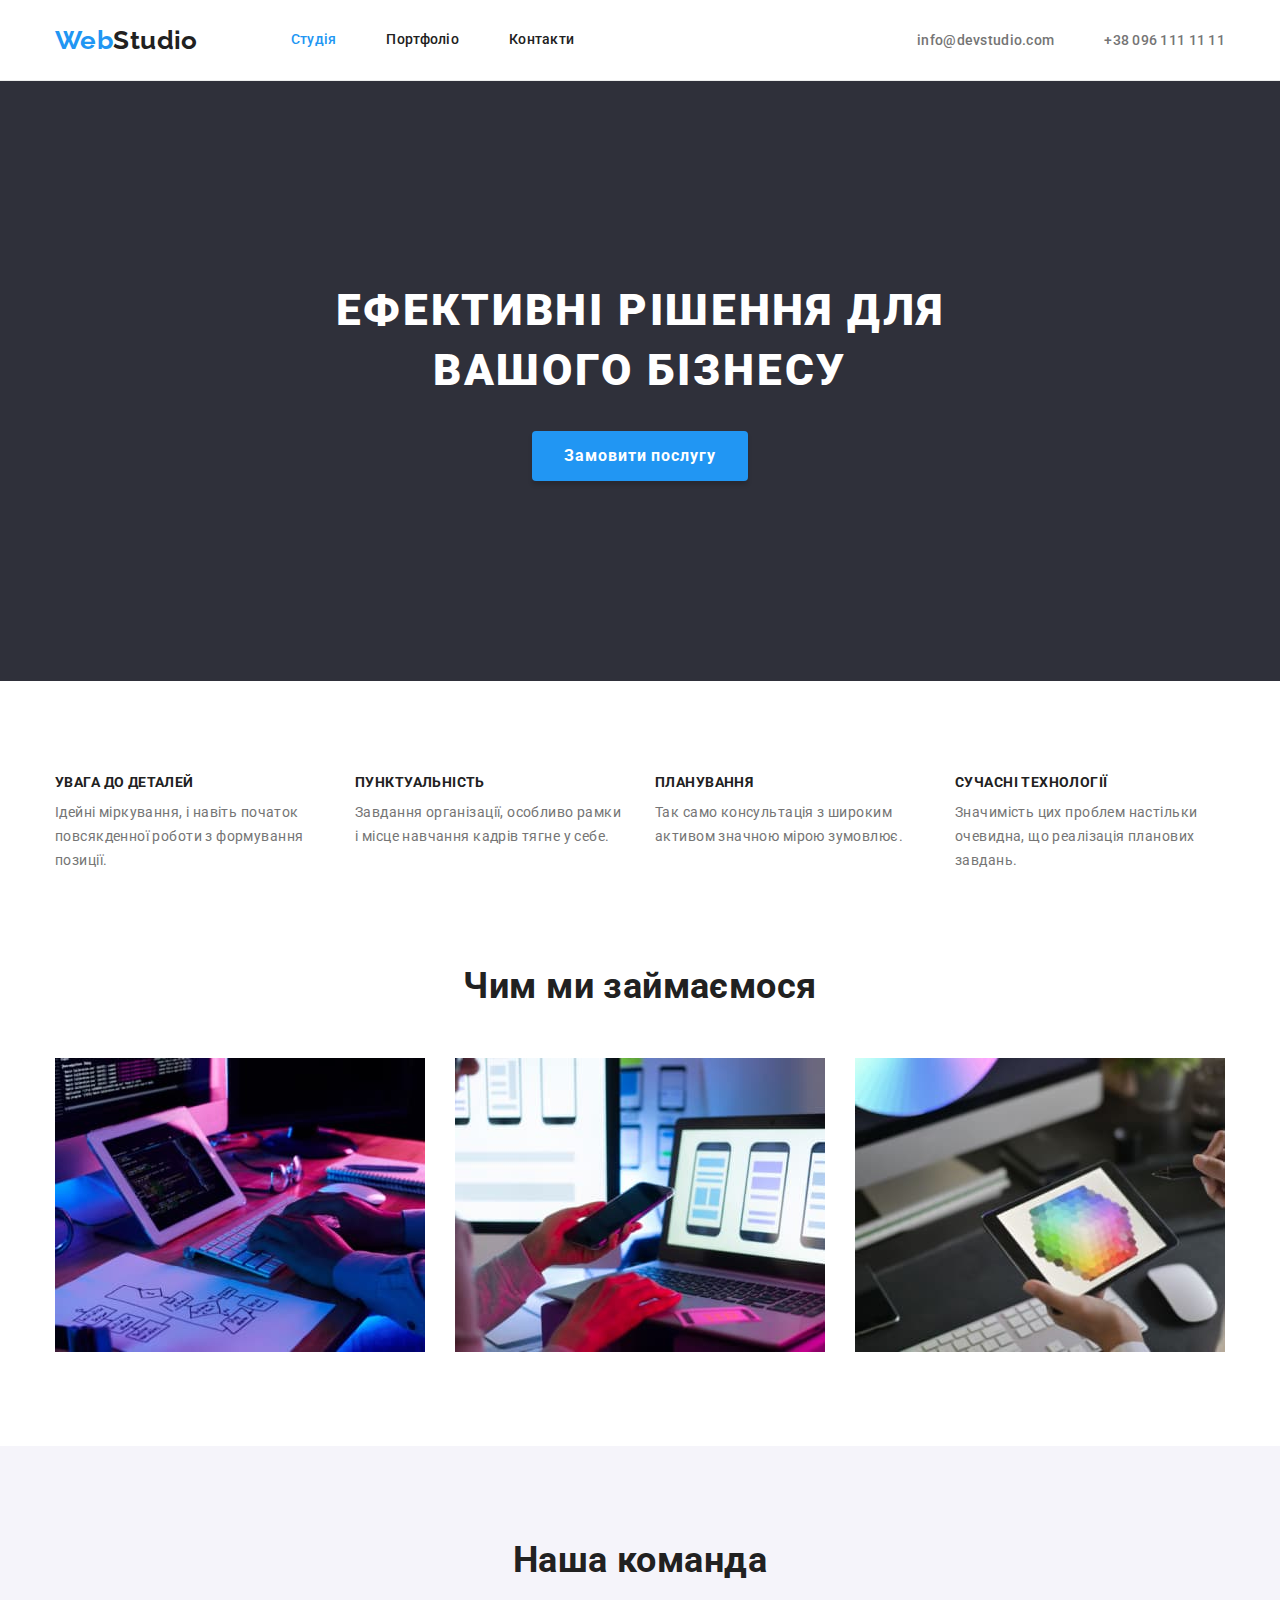
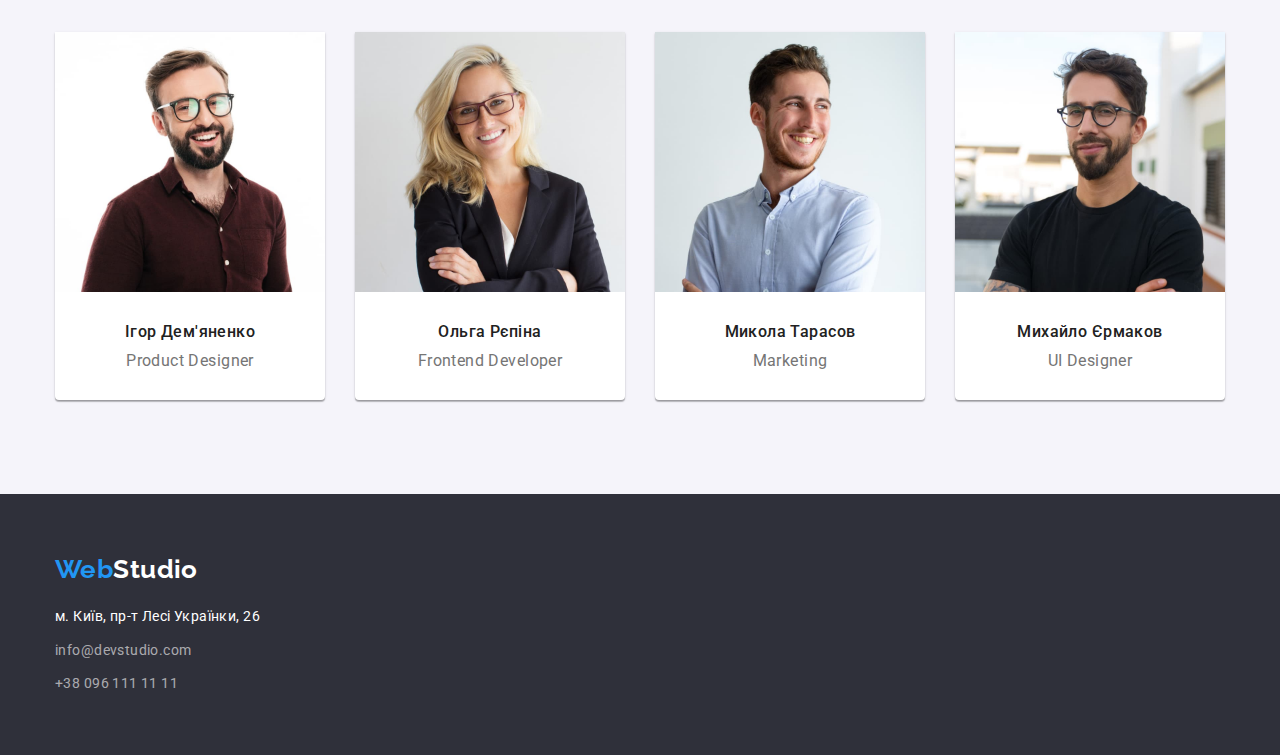
<file: index.html>
<!DOCTYPE html>
<html lang="uk">
  <head>
    <meta charset="UTF-8" />
    <meta name="viewport" content="width=device-width, initial-scale=1.0" />
    <title>WebStudio</title>
    <link rel="preconnect" href="https://fonts.googleapis.com" />
    <link rel="preconnect" href="https://fonts.gstatic.com" crossorigin />
    <link
      href="https://fonts.googleapis.com/css2?family=Raleway:wght@700&family=Roboto:wght@400;500;700;900&display=swap"
      rel="stylesheet"
    />
    <link
      rel="stylesheet"
      href="https://cdnjs.cloudflare.com/ajax/libs/modern-normalize/1.1.0/modern-normalize.min.css"
    />
    <link rel="stylesheet" href="./css/styles.css" />
  </head>

  <body>
    <!-- Навігація-->
    <header class="header">
      <div class="container navigation">
        <a href="./index.html" lang="en" class="logo"> <span class="side-logo">Web</span>Studio </a>
        <nav class="nav">
          <ul class="site-nav list">
            <li class="header-item"><a href="" class="header-link link current">Студія</a></li>
            <li class="header-item">
              <a href="./portfolio.html" class="header-link link">Портфоліо</a>
            </li>
            <li class="header-item"><a href="" class="header-link link">Контакти</a></li>
          </ul>
        </nav>
        <ul class="auth-nav list">
          <li class="item">
            <a href="mailto:info@devstudio.com" class="header-link link">info@devstudio.com</a>
          </li>
          <li class="item">
            <a href="tel:+380961111111" class="header-link link">+38 096 111 11 11</a>
          </li>
        </ul>
      </div>
    </header>

    <main>
      <!-- Шапка -->
      <section class="hero">
        <div class="container">
          <h1 class="hero-title">Ефективні рішення для вашого бізнесу</h1>
          <button type="button" class="hero-button button">Замовити послугу</button>
        </div>
      </section>

      <!-- особливості -->
      <section class="features">
        <div class="container">
          <h2 class="visually-hidden">Наші особливості</h2>
          <ul class="list features-list">
            <li class="features-item">
              <h3 class="features-subtitle">Увага до деталей</h3>
              <p class="features-text">
                Ідейні міркування, і навіть початок повсякденної роботи з формування позиції.
              </p>
            </li>
            <li class="features-item">
              <h3 class="features-subtitle">Пунктуальність</h3>
              <p class="features-text">
                Завдання організації, особливо рамки і місце навчання кадрів тягне у себе.
              </p>
            </li>
            <li class="features-item">
              <h3 class="features-subtitle">Планування</h3>
              <p class="features-text">
                Так само консультація з широким активом значною мірою зумовлює.
              </p>
            </li>
            <li class="features-item">
              <h3 class="features-subtitle">Сучасні технології</h3>
              <p class="features-text">
                Значимість цих проблем настільки очевидна, що реалізація планових завдань.
              </p>
            </li>
          </ul>
        </div>
      </section>

      <!-- чим займаємось -->
      <section class="work section">
        <div class="container">
          <h2 class="work-title">Чим ми займаємося</h2>
          <ul class="list work-list">
            <li class="work-item">
              <img
                class="work-img"
                src="./images/box1.jpg"
                alt="робочий стіл на якому комп'ютер планшет та клавіатура"
                width="370"
              />
            </li>
            <li class="work-item">
              <img
                class="work-img"
                src="./images/box2.jpg"
                alt="робочий стіл на якому ноутбук. Смартфон у руках"
                width="370"
              />
            </li>
            <li class="work-item">
              <img
                class="work-img"
                src="./images/box3.jpg"
                alt="планшет у руках. на планшеті кольорова гама"
                width="370"
              />
            </li>
          </ul>
        </div>
      </section>

      <!-- команда -->
      <section class="team section">
        <div class="container">
          <h2 class="team-title">Наша команда</h2>
          <ul class="list team-list">
            <li class="team-item">
              <img
                class="team-img"
                src="./images/img.jpg"
                alt="чоловік  в окулярах з бородою в коричневій сорочці на білому фоні"
                width="270"
              />
              <div class="team-container">
                <h3 class="team-subtitle">Ігор Дем'яненко</h3>
                <p lang="en" class="team-text">Product Designer</p>
              </div>
            </li>
            <li class="team-item">
              <img
                class="team-img"
                src="./images/img(1).jpg"
                alt="жінка блондинка в окулярах в чорному піджаку "
                width="270"
              />
              <div class="team-container">
                <h3 class="team-subtitle">Ольга Рєпіна</h3>
                <p lang="en" class="team-text">Frontend Developer</p>
              </div>
            </li>
            <li class="team-item">
              <img
                class="team-img"
                src="./images/img(2).jpg"
                alt="чоловік в світло блакитній сорочці на білому фоні"
                width="270"
              />
              <div class="team-container">
                <h3 class="team-subtitle">Микола Тарасов</h3>
                <p lang="en" class="team-text">Marketing</p>
              </div>
            </li>
            <li class="team-item">
              <img
                class="team-img"
                src="./images/img(3).jpg"
                alt="чоловік в окулярах з бородою в чорній футболці"
                width="270"
              />
              <div class="team-container">
                <h3 class="team-subtitle">Михайло Єрмаков</h3>
                <p lang="en" class="team-text">UI Designer</p>
              </div>
            </li>
          </ul>
        </div>
      </section>
    </main>

    <!-- футер -->
    <footer class="footer">
      <div class="container">
        <a href="./index.html" lang="en" class="part-logo"
          ><span class="side-logo">Web</span>Studio</a
        >
        <address>
          <ul class="adress-list list">
            <li class="adress-item">
              <a
                href="https://goo.gl/maps/CPtrU1FHBa2aNyZL9"
                target="_blank"
                rel="noopener noreferrer nofollow"
                class="adress"
              >
                м. Київ, пр-т Лесі Українки, 26</a
              >
            </li>
            <li class="adress-item">
              <a href="mailto:info@devstudio.com" class="second-link mail">info@devstudio.com</a>
            </li>
            <li class="adress-item">
              <a href="tel:+380961111111" class="second-link">+38 096 111 11 11</a>
            </li>
          </ul>
        </address>
      </div>
    </footer>
  </body>
</html>
</file>
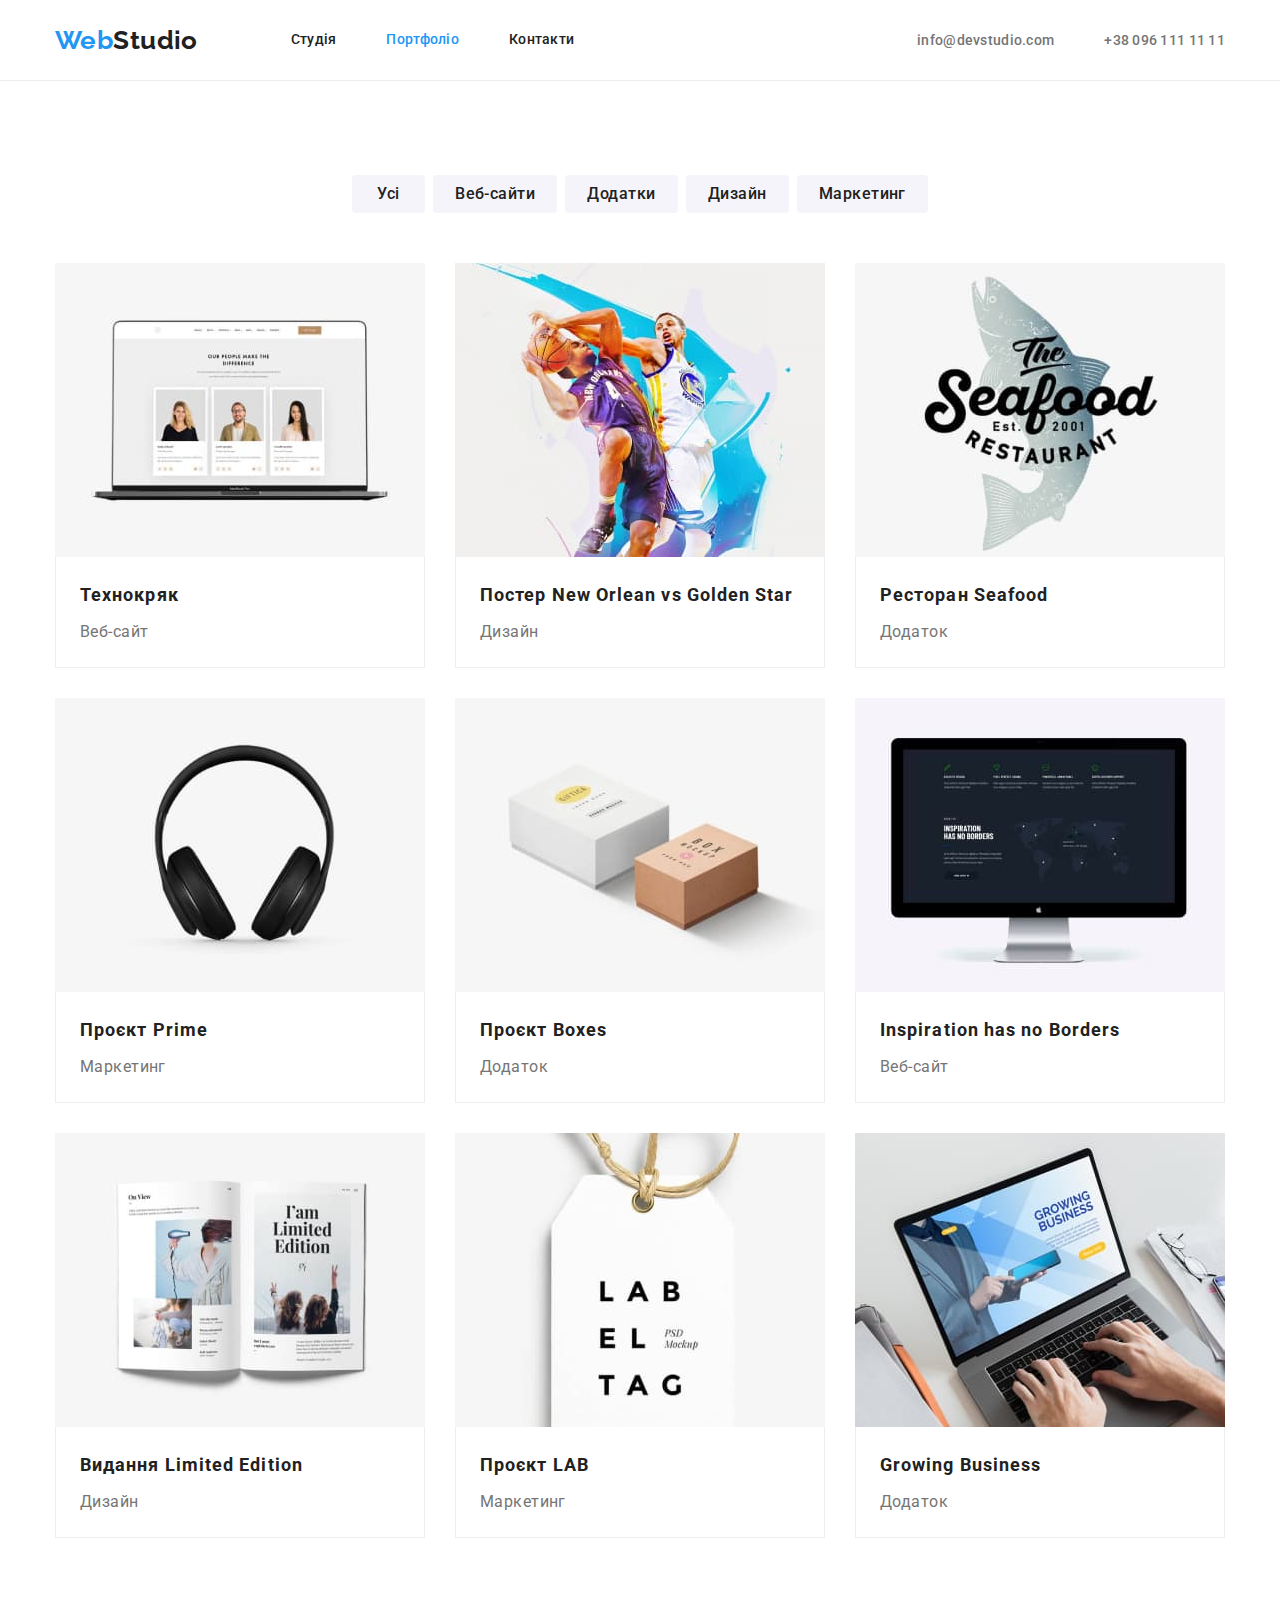
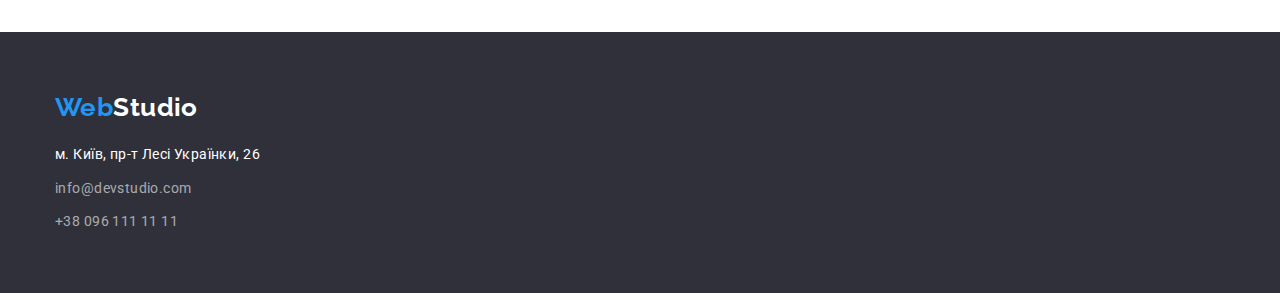
<file: portfolio.html>
<!DOCTYPE html>
<html lang="uk">
  <head>
    <meta charset="UTF-8" />
    <meta name="viewport" content="width=device-width, initial-scale=1.0" />
    <title>WebStudio</title>
    <link rel="preconnect" href="https://fonts.googleapis.com" />
    <link rel="preconnect" href="https://fonts.gstatic.com" crossorigin />
    <link
      href="https://fonts.googleapis.com/css2?family=Raleway:wght@700&family=Roboto:wght@400;500;700;900&display=swap"
      rel="stylesheet"
    />
    <link
      rel="stylesheet"
      href="https://cdnjs.cloudflare.com/ajax/libs/modern-normalize/1.1.0/modern-normalize.min.css"
    />
    <link rel="stylesheet" href="./css/styles.css" />
  </head>

  <body>
    <!-- Навігація-->
    <header class="header">
      <div class="container navigation">
        <a href="./index.html" lang="en" class="logo"> <span class="side-logo">Web</span>Studio</a>
        <nav class="nav">
          <ul class="site-nav list">
            <li class="header-item"><a href="./index.html" class="header-link link">Студія</a></li>
            <li class="header-item">
              <a href="./portfolio.html" class="header-link link current">Портфоліо</a>
            </li>
            <li class="header-item"><a href="" class="header-link link">Контакти</a></li>
          </ul>
        </nav>
        <ul class="auth-nav list">
          <li class="item">
            <a href="mailto:info@devstudio.com" class="header-link link">info@devstudio.com</a>
          </li>
          <li class="item">
            <a href="tel:+380961111111" class="header-link link">+38 096 111 11 11</a>
          </li>
        </ul>
      </div>
    </header>

    <main>
      <section class="portfolio">
        <div class="container">
          <h1 class="visually-hidden">Потртфоліо</h1>
          <!-- filtr -->
          <ul class="filtr list">
            <li class="filtr-item">
              <button type="button" class="button portfolio-button">Усі</button>
            </li>
            <li class="filtr-item">
              <button type="button" class="button portfolio-button">Веб-сайти</button>
            </li>
            <li class="filtr-item">
              <button type="button" class="button portfolio-button">Додатки</button>
            </li>
            <li class="filtr-item">
              <button type="button" class="button portfolio-button">Дизайн</button>
            </li>
            <li class="filtr-item">
              <button type="button" class="button portfolio-button">Маркетинг</button>
            </li>
          </ul>
          <!-- portfolio -->
          <ul class="list portfolio-list">
            <li class="portfolio-item">
              <img
                class="portfolio-img"
                src="./images/portfolio.jpg"
                alt="ноутбук з відкритим сайтом"
                width="370"
              />
              <div class="text-group">
                <h2 class="portfolio-subtitle">Технокряк</h2>
                <p class="portfolio-text">Веб-сайт</p>
              </div>
            </li>
            <li class="portfolio-item">
              <img
                class="portfolio-img"
                src="./images/portfolio1.jpg"
                alt="два баскетболісти під час гри у баскетбол"
                width="370"
              />
              <div class="text-group">
                <h2 class="portfolio-subtitle">
                  Постер <span lang="en">New Orlean vs Golden Star</span>
                </h2>
                <p class="portfolio-text">Дизайн</p>
              </div>
            </li>
            <li class="portfolio-item">
              <img
                class="portfolio-img"
                src="./images/portfolio2.jpg"
                alt="логотип ресторану"
                width="370"
              />
              <div class="text-group">
                <h2 class="portfolio-subtitle">Ресторан <span lang="en">Seafood</span></h2>
                <p class="portfolio-text">Додаток</p>
              </div>
            </li>
            <li class="portfolio-item">
              <img
                class="portfolio-img"
                src="./images/portfolio3.jpg"
                alt="навушники"
                width="370"
              />
              <div class="text-group">
                <h2 class="portfolio-subtitle">Проєкт <span lang="en">Prime</span></h2>
                <p class="portfolio-text">Маркетинг</p>
              </div>
            </li>
            <li class="portfolio-item">
              <img
                class="portfolio-img"
                src="./images/portfolio4.jpg"
                alt="дві коробки. перша біла друга коричнева"
                width="370"
              />
              <div class="text-group">
                <h2 class="portfolio-subtitle">Проєкт <span lang="en">Boxes</span></h2>
                <p class="portfolio-text">Додаток</p>
              </div>
            </li>
            <li class="portfolio-item">
              <img
                class="portfolio-img"
                src="./images/portfolio5.jpg"
                alt="екран монітору"
                width="370"
              />
              <div class="text-group">
                <h2 class="portfolio-subtitle" lang="en">Inspiration has no Borders</h2>
                <p class="portfolio-text">Веб-сайт</p>
              </div>
            </li>
            <li class="portfolio-item">
              <img
                class="portfolio-img"
                src="./images/portfolio6.jpg"
                alt="відкритий журнал з зображенням дівчат"
                width="370"
              />
              <div class="text-group">
                <h2 class="portfolio-subtitle">Видання <span lang="en">Limited Edition</span></h2>
                <p class="portfolio-text">Дизайн</p>
              </div>
            </li>
            <li class="portfolio-item">
              <img
                class="portfolio-img"
                src="./images/portfolio7.jpg"
                alt="лейба для одягу"
                width="370"
              />
              <div class="text-group">
                <h2 class="portfolio-subtitle">
                  Проєкт <span lang="en" class="title-part">Lab</span>
                </h2>
                <p class="portfolio-text">Маркетинг</p>
              </div>
            </li>
            <li class="portfolio-item">
              <img
                class="portfolio-img"
                src="./images/portfolio8.jpg"
                alt="відкритий ноутбук на столі"
                width="370"
              />
              <div class="text-group">
                <h2 class="portfolio-subtitle" lang="en">Growing Business</h2>
                <p class="portfolio-text">Додаток</p>
              </div>
            </li>
          </ul>
        </div>
      </section>
    </main>

    <!-- футер -->
    <footer class="footer">
      <div class="container">
        <a href="./index.html" lang="en" class="part-logo"
          ><span class="side-logo">Web</span>Studio</a
        >
        <address>
          <ul class="adress-list list">
            <li class="adress-item">
              <a
                href="https://goo.gl/maps/CPtrU1FHBa2aNyZL9"
                target="_blank"
                rel="noopener noreferrer nofollow"
                class="adress"
              >
                м. Київ, пр-т Лесі Українки, 26</a
              >
            </li>
            <li class="adress-item">
              <a href="mailto:info@devstudio.com" class="second-link mail">info@devstudio.com</a>
            </li>
            <li>
              <a href="tel:+380961111111" class="second-link">+38 096 111 11 11</a>
            </li>
          </ul>
        </address>
      </div>
    </footer>
  </body>
</html>
</file>
<file: css/styles.css>
:root {
  --background-color: #ffffff;
  --main-text-color: #212121;
  --accent-color: #2196f3;
  --secondary-text-color: #757575;
  --footer-color: #2f303a;
  --team-bg-color: #f5f4fa;
  --white-rgba-color: rgba(255, 255, 255, 0.6);
  --black-color: #000000;
  --main-font: Roboto, sans-serif;
}

body {
  background-color: var(--background-color);
  color: var(--main-text-color);

  font-family: var(--main-font);
  letter-spacing: 0.03em;
  font-size: 14px;
}
h1,
h2,
h3,
h4,
h5,
h6,
p {
  margin: 0;
}
img {
  display: block;
  max-width: 100%;
  height: auto;
}
.button {
  display: block;
  margin: 0 auto;
  cursor: pointer;
  border: none;
  border-radius: 4px;
}
.section {
  padding-top: 94px;
  padding-bottom: 94px;
}
.container {
  width: 1200px;
  margin: 0 auto;
  padding: 0 15px;
  /* outline-style: dashed; */
}
.list {
  list-style: none;
  margin: 0;
  padding-left: 0;
}
.link {
  text-decoration: none;
}
/* logo */
.logo {
  color: var(--main-text-color);

  font-family: Raleway, sans-serif;
  font-weight: 700;
  font-size: 26px;
  line-height: 1.19;
  text-decoration: none;
}
.logo:hover,
.logo:focus {
  color: var(--main-text-color);
}
.part-logo {
  color: var(--background-color);
  display: inline-block;

  font-family: Raleway, sans-serif;
  text-decoration: none;
  font-weight: 700;
  font-size: 26px;
  line-height: 1.19;

  margin-bottom: 20px;
}

.part-logo:hover,
.part-logo:focus {
  color: var(--background-color);
}

.side-logo {
  color: var(--accent-color);

  font-family: Raleway, sans-serif;
  text-decoration: none;
  font-weight: 700;
  font-size: 26px;
  line-height: 1.19;
}
.side-logo:hover,
.side-logo:focus {
  color: var(--accent-color);
}

/* button */
.button {
  color: var(--background-color);
  background-color: var(--accent-color);

  font-family: inherit;
}
.hero-button {
  box-shadow: 0px 4px 4px rgba(0, 0, 0, 0.15);

  padding: 10px 32px;
  min-width: 216px;

  font-weight: 700;
  font-size: 16px;
  line-height: 1.88;
  align-items: center;
  text-align: center;
  letter-spacing: 0.06em;
}
.hero-button:hover,
.hero-button:focus {
  background: #188ce8;
}
.portfolio-button {
  min-width: 73px;
  padding: 6px 22px;

  color: var(--main-text-color);
  background-color: var(--team-bg-color);

  letter-spacing: 0.03em;
  font-weight: 500;
  font-size: 16px;
  line-height: 1.62;
  text-align: center;
}
.portfolio-button:hover,
.portfolio-button:focus {
  background-color: var(--accent-color);
  color: var(--background-color);

  box-shadow: 0px 3px 1px rgba(0, 0, 0, 0.1), 0px 1px 2px rgba(0, 0, 0, 0.08),
    0px 2px 2px rgba(0, 0, 0, 0.12);
}

/* nav */
.header {
  border-bottom: 1px solid #ececec;
}
.navigation {
  display: flex;
  align-items: center;
}
.nav {
  margin-left: 93px;
}
.site-nav {
  display: flex;
}

.header-item + .header-item {
  margin-left: 50px;
}
.site-nav .link {
  display: block;
  padding-top: 32px;
  padding-bottom: 32px;

  color: var(--main-text-color);

  letter-spacing: 0.02em;
  font-weight: 500;
  line-height: 1.14;
}
.site-nav .link:hover,
.site-nav .link:focus {
  color: var(--accent-color);
}
.site-nav .link.current {
  color: var(--accent-color);
}
.auth-nav {
  display: flex;
  margin-left: auto;
}
.auth-nav .item + .item {
  margin-left: 50px;
}
.auth-nav .link {
  color: var(--secondary-text-color);

  letter-spacing: 0.02em;
  font-weight: 500;
  line-height: 1.14;

  padding-top: 32px;
  padding-bottom: 32px;
}
.auth-nav .link:hover,
.auth-nav .link:focus {
  color: var(--accent-color);
}

/*hero*/
.hero-title {
  color: var(--background-color);
  letter-spacing: 0.06em;
  font-weight: 900;
  font-size: 44px;
  line-height: 1.36;
  text-transform: uppercase;

  width: 696px;
  margin: 0 auto;
  margin-bottom: 30px;
}
.hero {
  background-color: var(--footer-color);
  text-align: center;

  padding-top: 200px;
  padding-bottom: 200px;
}

/* features */
.features {
  padding-top: 94px;
}
.features-list {
  display: flex;
}
.features-item {
  width: 270px;
}
.features-item:not(:last-child) {
  margin-right: 30px;
}

.features-text {
  color: var(--secondary-text-color);

  line-height: 1.71;
}

.features-subtitle {
  margin-bottom: 10px;

  font-size: 14px;
  font-weight: 700;
  line-height: 1.14;
  text-transform: uppercase;
}
.visually-hidden {
  position: absolute;
  white-space: nowrap;
  width: 1px;
  height: 1px;
  overflow: hidden;
  border: 0;
  padding: 0;
  clip: rect(0 0 0 0);
  clip-path: inset(50%);
  margin: -1px;
}
/* work */

.work-list {
  display: flex;
}
.work-item:not(:last-child) {
  margin-right: 30px;
}

.work-title,
.team-title {
  font-weight: 700;
  font-size: 36px;
  line-height: 1.16;
  text-align: center;

  margin-bottom: 50px;
}
/* team */
.team {
  background-color: var(--team-bg-color);
}
.team-list {
  display: flex;
}
.team-item:not(:last-child) {
  margin-right: 30px;
}
.team-subtitle {
  font-weight: 500;
  font-size: 16px;
  line-height: 1.19;
  text-align: center;

  margin-bottom: 10px;
}

.team-text {
  color: var(--secondary-text-color);

  font-size: 16px;
  line-height: 1.19;
  text-align: center;
}
.team-container {
  padding-top: 30px;
  padding-bottom: 30px;
}
.team-item {
  background: var(--background-color);

  box-shadow: 0px 1px 3px rgba(0, 0, 0, 0.12), 0px 1px 1px rgba(0, 0, 0, 0.14),
    0px 2px 1px rgba(0, 0, 0, 0.2);
  border-radius: 0px 0px 4px 4px;
}

/* portfolio */
.portfolio {
  padding-top: 94px;
  padding-bottom: 94px;
}
.filtr {
  margin-bottom: 50px;
  display: flex;
  justify-content: center;
}
.filtr-item:not(:last-child):not(:last-child) {
  margin-right: 8px;
}
.portfolio-list {
  display: flex;
  flex-wrap: wrap;
}
.portfolio-item {
  width: 370px;
  margin-right: 30px;
  margin-bottom: 30px;

  background: #ffffff;
}
.portfolio-item:nth-child(3n) {
  margin-right: 0;
}
.portfolio-item:nth-last-child(-n + 3) {
  margin-bottom: 0;
}
.portfolio-text {
  color: var(--secondary-text-color);
  font-size: 16px;
  line-height: 1.88;
}
.text-group {
  padding: 20px 24px;
  border-right: 1px solid #eeeeee;
  border-left: 1px solid #eeeeee;
  border-bottom: 1px solid #eeeeee;
}
.portfolio-subtitle {
  letter-spacing: 0.06em;
  font-weight: 700;
  font-size: 18px;
  line-height: 2;

  margin-bottom: 4px;
}
.title-part {
  text-transform: uppercase;
}

/* footer */
.footer {
  background-color: var(--footer-color);

  padding-top: 60px;
  padding-bottom: 60px;
}

.adress {
  color: var(--background-color);

  font-weight: 400;
  line-height: 1.71;
  text-decoration: none;
  font-style: normal;

  display: block;
}
.adress-item:not(:last-child) {
  margin-bottom: 9px;
}

.second-link {
  color: var(--white-rgba-color);

  text-decoration: none;
  font-style: normal;
  font-weight: 400;
  line-height: 24px;
}
.second-link.mail {
  display: inline-block;
}
.second-link:hover,
.second-link:focus {
  color: var(--accent-color);
}
</file>
